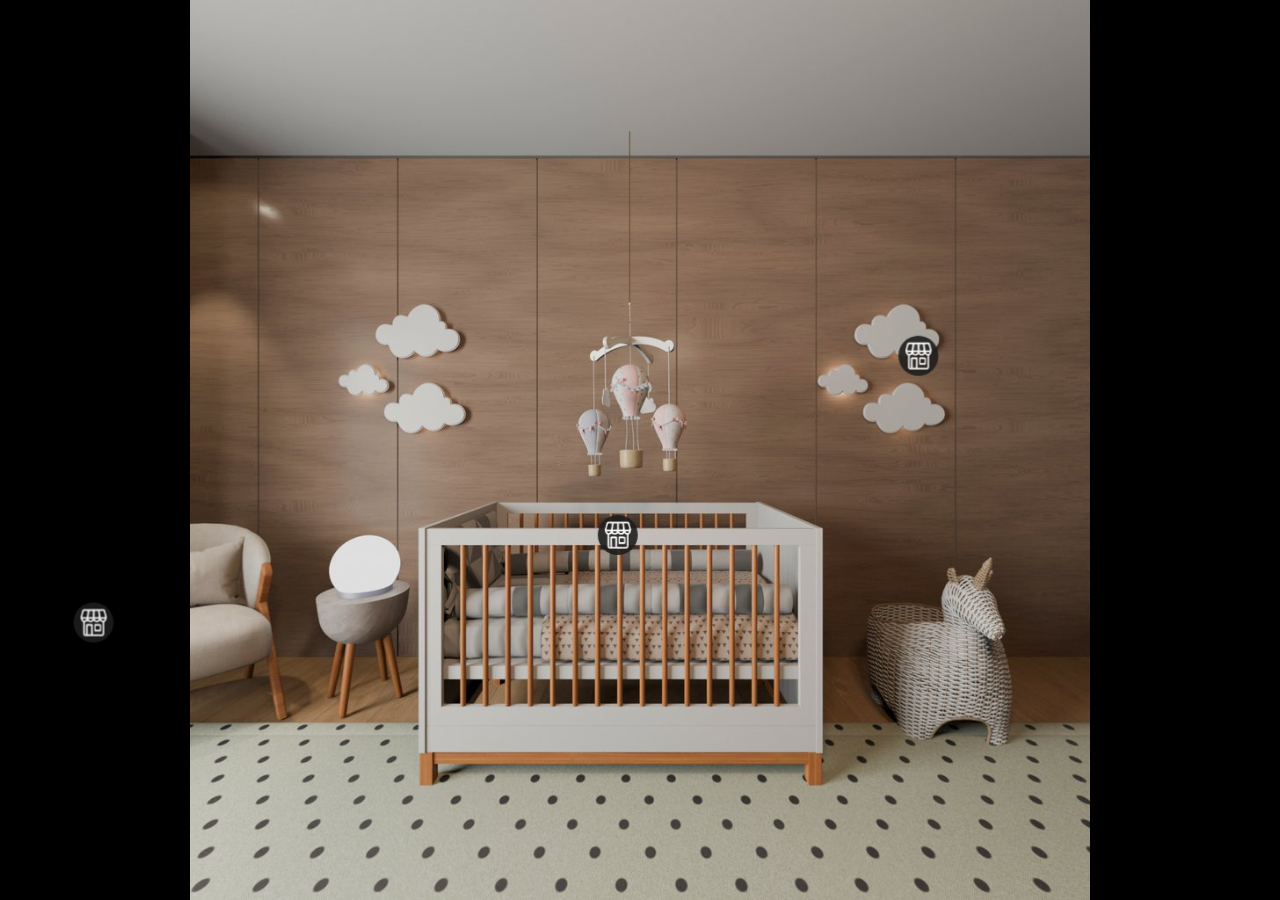
<file: Metazone_registry/app-files/index.html>
<!DOCTYPE html>
<html>
<head>
<title>Baby_room</title>
<meta charset="utf-8">
<meta name="viewport" content="target-densitydpi=device-dpi, width=device-width, initial-scale=1.0, maximum-scale=1.0, minimum-scale=1.0, user-scalable=no, minimal-ui" />
<style> @-ms-viewport { width: device-width; } </style>
<link rel="stylesheet" href="vendor/reset.min.css">
<link rel="stylesheet" href="style.css">
</head>
<body class="single-scene ">

<div id="pano"></div>

<div id="sceneList">
  <ul class="scenes">
    
      <a href="javascript:void(0)" class="scene" data-id="0-metazone_edited">
        <li class="text">Metazone_edited</li>
      </a>
    
  </ul>
</div>

<div id="titleBar">
  <h1 class="sceneName"></h1>
</div>

<a href="javascript:void(0)" id="autorotateToggle">
  <img class="icon off" src="img/play.png">
  <img class="icon on" src="img/pause.png">
</a>

<a href="javascript:void(0)" id="fullscreenToggle">
  <img class="icon off" src="img/fullscreen.png">
  <img class="icon on" src="img/windowed.png">
</a>

<a href="javascript:void(0)" id="sceneListToggle">
  <img class="icon off" src="img/expand.png">
  <img class="icon on" src="img/collapse.png">
</a>

<a href="javascript:void(0)" id="viewUp" class="viewControlButton viewControlButton-1">
  <img class="icon" src="img/up.png">
</a>
<a href="javascript:void(0)" id="viewDown" class="viewControlButton viewControlButton-2">
  <img class="icon" src="img/down.png">
</a>
<a href="javascript:void(0)" id="viewLeft" class="viewControlButton viewControlButton-3">
  <img class="icon" src="img/left.png">
</a>
<a href="javascript:void(0)" id="viewRight" class="viewControlButton viewControlButton-4">
  <img class="icon" src="img/right.png">
</a>
<a href="javascript:void(0)" id="viewIn" class="viewControlButton viewControlButton-5">
  <img class="icon" src="img/plus.png">
</a>
<a href="javascript:void(0)" id="viewOut" class="viewControlButton viewControlButton-6">
  <img class="icon" src="img/minus.png">
</a>

<script src="vendor/screenfull.min.js" ></script>
<script src="vendor/bowser.min.js" ></script>
<script src="vendor/marzipano.js" ></script>

<script src="data.js"></script>
<script src="index.js"></script>

</body>
</html>
</file>
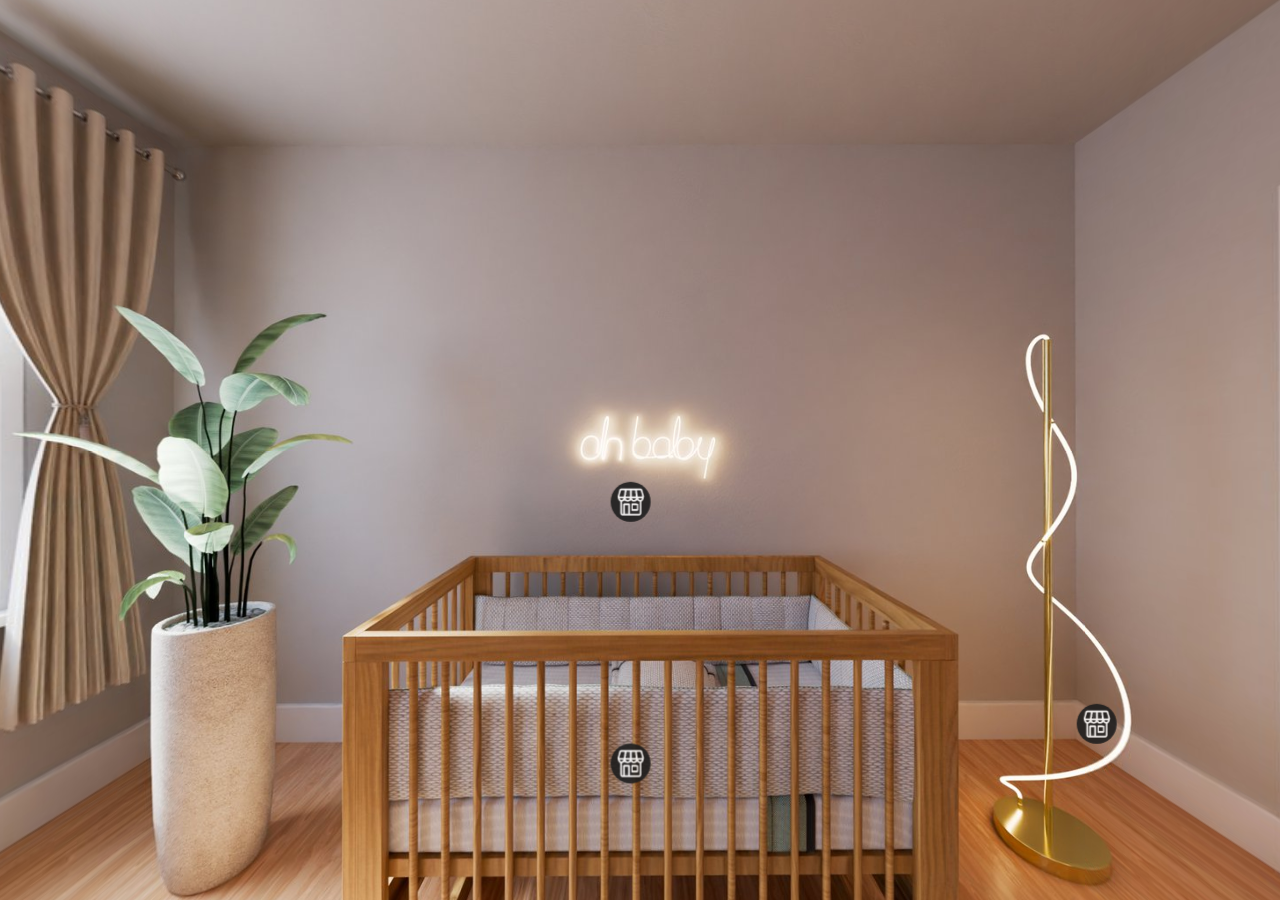
<file: Metazone_registry2/app-files/index.html>
<!DOCTYPE html>
<html>
<head>
<title>Project Title</title>
<meta charset="utf-8">
<meta name="viewport" content="target-densitydpi=device-dpi, width=device-width, initial-scale=1.0, maximum-scale=1.0, minimum-scale=1.0, user-scalable=no, minimal-ui" />
<style> @-ms-viewport { width: device-width; } </style>
<link rel="stylesheet" href="vendor/reset.min.css">
<link rel="stylesheet" href="style.css">
</head>
<body class="single-scene ">

<div id="pano"></div>

<div id="sceneList">
  <ul class="scenes">
    
      <a href="javascript:void(0)" class="scene" data-id="0-metazone_edited2">
        <li class="text">Metazone_edited2</li>
      </a>
    
  </ul>
</div>

<div id="titleBar">
  <h1 class="sceneName"></h1>
</div>

<a href="javascript:void(0)" id="autorotateToggle">
  <img class="icon off" src="img/play.png">
  <img class="icon on" src="img/pause.png">
</a>

<a href="javascript:void(0)" id="fullscreenToggle">
  <img class="icon off" src="img/fullscreen.png">
  <img class="icon on" src="img/windowed.png">
</a>

<a href="javascript:void(0)" id="sceneListToggle">
  <img class="icon off" src="img/expand.png">
  <img class="icon on" src="img/collapse.png">
</a>

<a href="javascript:void(0)" id="viewUp" class="viewControlButton viewControlButton-1">
  <img class="icon" src="img/up.png">
</a>
<a href="javascript:void(0)" id="viewDown" class="viewControlButton viewControlButton-2">
  <img class="icon" src="img/down.png">
</a>
<a href="javascript:void(0)" id="viewLeft" class="viewControlButton viewControlButton-3">
  <img class="icon" src="img/left.png">
</a>
<a href="javascript:void(0)" id="viewRight" class="viewControlButton viewControlButton-4">
  <img class="icon" src="img/right.png">
</a>
<a href="javascript:void(0)" id="viewIn" class="viewControlButton viewControlButton-5">
  <img class="icon" src="img/plus.png">
</a>
<a href="javascript:void(0)" id="viewOut" class="viewControlButton viewControlButton-6">
  <img class="icon" src="img/minus.png">
</a>

<script src="vendor/screenfull.min.js" ></script>
<script src="vendor/bowser.min.js" ></script>
<script src="vendor/marzipano.js" ></script>

<script src="data.js"></script>
<script src="index.js"></script>

</body>
</html>
</file>
<file: Metazone_registry/app-files/style.css>
* {
  -webkit-box-sizing: border-box;
  -moz-box-sizing: border-box;
  box-sizing: border-box;
  -moz-user-select: none;
  -webkit-user-select: none;
  -ms-user-select: none;
  user-select: none;
  -ms-text-size-adjust: none;
  -moz-text-size-adjust: none;
  -webkit-text-size-adjust: none;
  text-size-adjust: none;
  -webkit-user-drag: none;
  -webkit-touch-callout: none;
  -ms-content-zooming: none;
  -webkit-tap-highlight-color: rgba(0,0,0,0);
}

html, body {
  width: 100%;
  height: 100%;
  padding: 0;
  margin: 0;
  overflow: hidden;
  font-family: "Helvetica Neue", Helvetica, Arial, sans-serif;
  font-size: 16px;
  background-color: #000;
  color: #fff;
}

a, a:hover, a:active, a:visited {
  text-decoration: none;
  color: inherit;
}

#pano {
  position: absolute;
  top: 0;
  left: 0;
  width: 100%;
  height: 100%;
  overflow: hidden;
}

#titleBar {
  position: absolute;
  top: 20;
  left: 20;
  right: 40px;
  height: 40px;
  text-align: center;
}

.mobile #titleBar {
  height: 50px;
  right: 50px;
}

/* If there is a fullscreen button the title bar must make space for it */
body.fullscreen-enabled #titleBar {
  right: 80px;
}

body.fullscreen-enabled.mobile #titleBar {
  right: 100px;
}

/* If there are multiple scenes the title bar must make space for the scene list toggle */
body.multiple-scenes #titleBar {
  left: 40px;
}

body.multiple-scenes.mobile #titleBar {
  left: 50px;
}

#titleBar .sceneName {
  width: 100%;
  height: 100%;
  line-height: 30px;
  display: none;
  padding: 5px;
  background-color: rgba(255, 255, 255, 0);
  background-color: rgba(255, 255, 255, 0);
  overflow: hidden;
  text-overflow: ellipsis;
  white-space: nowrap;

  -moz-user-select: text;
  -webkit-user-select: text;
  -ms-user-select: text;
  user-select: text;
}

.mobile #titleBar .sceneName {
  line-height: 40px;
  display: none;
}

#fullscreenToggle {
  display: none;
  position: absolute;
  top: 0;
  right: 0;
  width: 40px;
  height: 40px;
  padding: 5px;
  background-color: rgba(255, 255, 255, 0);
  background-color: rgba(255, 255, 255, 0);
}

.mobile #fullscreenToggle {
  width: 50px;
  height: 50px;
}

body.fullscreen-enabled #fullscreenToggle {
  display: block;
}

#fullscreenToggle .icon {
  position: absolute;
  top: 5px;
  right: 5px;
  width: 30px;
  height: 30px;
}

.mobile #fullscreenToggle .icon {
  top: 10px;
  right: 10px;
}

#fullscreenToggle .icon.on {
  display: none;
}

#fullscreenToggle .icon.off {
  display: block;
}

#fullscreenToggle.enabled .icon.on {
  display: block;
}

#fullscreenToggle.enabled .icon.off {
  display: none;
}

#autorotateToggle {
  display: none;
  position: absolute;
  top: 0;
  right: 0;
  width: 40px;
  height: 40px;
  padding: 5px;
  background-color: rgba(255, 255, 255, 0);
  background-color: rgba(255, 255, 255, 0);
}

.mobile #autorotateToggle {
  width: 50px;
  height: 50px;
}

/* If there is a fullscreen button, autorotate must placed a bit to the left */
body.fullscreen-enabled #autorotateToggle {
  right: 40px;
}

body.fullscreen-enabled.mobile #autorotateToggle {
  right: 50px;
}

#autorotateToggle .icon {
  position: absolute;
  top: 5px;
  right: 5px;
  width: 30px;
  height: 30px;
}

.mobile #autorotateToggle .icon {
  top: 10px;
  right: 10px;
}

#autorotateToggle .icon.on {
  display: none;
}

#autorotateToggle .icon.off {
  display: block;
}

#autorotateToggle.enabled .icon.on {
  display: block;
}

#autorotateToggle.enabled .icon.off {
  display: none;
}

#sceneListToggle {
  position: absolute;
  top: 0;
  left: 0;
  width: 40px;
  height: 40px;
  padding: 5px;
  background-color: rgba(255, 255, 255, 0);
  background-color: rgba(255, 255, 255, 0);
}

.mobile #sceneListToggle {
  width: 50px;
  height: 50px;
}

#sceneListToggle .text {
  position: absolute;
  top: 5px;
  left: 15px;
  width: 100%;
  line-height: 30px;
}

#sceneListToggle .icon {
  position: absolute;
  top: 5px;
  right: 5px;
  width: 30px;
  height: 30px;
}

.mobile #sceneListToggle .icon {
  top: 10px;
  right: 10px;
}

#sceneListToggle .icon.on {
  display: none;
}

#sceneListToggle .icon.off {
  display: block;
}

#sceneListToggle.enabled .icon.on {
  display: block;
}

#sceneListToggle.enabled .icon.off {
  display: none;
}

#sceneList {
  position: absolute;
  top: 0;
  left: -220px;
  padding-top: 40px;
  width: 220px;
  max-height: 100%;
  overflow-x: hidden;
  overflow-y: auto;
  margin-left: 0;
  -webkit-transition: margin-left 0.5s ease-in-out;
  transition: margin-left 0.5s ease-in-out;
}

.mobile #sceneList {
  padding-top: 50px;
}

#sceneList .scenes {
  width: 100%;
  background-color: rgba(255, 255, 255, 0);
  background-color: rgba(255, 255, 255, 0);
}

.mobile #sceneList {
  width: 100%;
  height: 100%;
  left: -100%;
}

.mobile #sceneList.enabled {
  margin-left: 100%;
}

.mobile #sceneList .scenes {
  height: 100%;
}

#sceneList.enabled {
  margin-left: 220px;
}

#sceneList .scene {
  display: block;
  width: 100%;
  height: 30px;
}

.mobile #sceneList .scene {
  height: 40px;
}

#sceneList .scene .text {
  width: 100%;
  height: 100%;
  padding: 0 15px;
  line-height: 30px;
  overflow: hidden;
  text-overflow: ellipsis;
  white-space: nowrap;
}

.mobile #sceneList .scene .text {
  line-height: 40px;
}

.no-touch #sceneList .scene:hover {
  background-color: rgba(255, 255, 255, 0);
  background-color: rgba(255, 255, 255, 0);
}

#sceneList .scene.current {
  background-color: rgba(255, 255, 255, 0);
  background-color: rgba(255, 255, 255, 0);
}

/* Hide scene list when only a single scene exists */
body.single-scene #sceneList, body.single-scene #sceneListToggle {
  display: none;
}

/* Link hotspot */

.link-hotspot {
  width: 60px;
  height: 60px;
  margin-left: -30px;
  margin-top: -30px;
  opacity: 0.9;
  -webkit-transition: opacity 0.2s;
  transition: opacity 0.2s;
}

.no-touch .link-hotspot:hover {
  opacity: 1;
}

.mobile .link-hotspot {
  width: 70px;
  height: 70px;
}

.link-hotspot-icon {
  width: 100%;
  height: 100%;
  cursor: pointer;
}

.link-hotspot-tooltip {
  position: absolute;
  left: 100%;
  top: 14px; /* ( 60 - (16 + 2*8) ) / 2 */

  margin-left: 3px;

  font-size: 16px;

  max-width: 300px;

  padding: 8px 10px;

  border-radius: 5px;

  background-color: rgba(255, 255, 255, 0);
  background-color: rgba(255, 255, 255, 0);

  color: #fff;

  white-space: nowrap;
  text-overflow: ellipsis;
  overflow: hidden;

  cursor: pointer;

  opacity: 0;

  -ms-transform: translateX(-8px);
  -webkit-transform: translateX(-8px);
  transform: translateX(-8px);

  -webkit-transition: -ms-transform 0.3s,
                      -webkit-transform 0.3s,
                      transform 0.3s,
                      opacity 0.3s;
  transition: -ms-transform 0.3s,
              -webkit-transform 0.3s,
              transform 0.3s,
              opacity 0.3s;
}

.mobile .link-hotspot {
  top: 19px; /* ( 70 - (16 + 2*8) ) / 2 */
}

.no-touch .link-hotspot:hover .link-hotspot-tooltip {
  opacity: 1;
  -ms-transform: translateX(0);
  -webkit-transform: translateX(0);
  transform: translateX(0);
}

/* Prevent tooltip from triggering */
.link-hotspot-tooltip {
  pointer-events: none;
}
.no-touch .link-hotspot:hover .link-hotspot-tooltip {
  pointer-events: all;
}

/* Fallback mode without pointer-events (IE8-10) */
.tooltip-fallback .link-hotspot-tooltip {
  display: none;
}
.no-touch .tooltip-fallback .link-hotspot:hover .link-hotspot-tooltip {
  display: block;
}

/* Info hotspot */

.info-hotspot {
  line-height: 1.2em;
  opacity: 0.9;
  -webkit-transition: opacity 0.2s 0.2s;
  transition: opacity 0.2s 0.2s;
}

.no-touch .info-hotspot:hover {
  opacity: 1;
  -webkit-transition: opacity 0.2s;
  transition: opacity 0.2s;
}

.info-hotspot.visible {
  opacity: 1;
}

.info-hotspot .info-hotspot-header {
  width: 40px;
  height: 40px;
  border-radius: 20px;
  background-color: rgb(30, 30, 30);
  cursor: pointer;
  -webkit-transition: width 0.3s ease-in-out 0.5s,
                      border-radius 0.3s ease-in-out 0.5s;
  transition: width 0.3s ease-in-out 0.5s,
              border-radius 0.3s ease-in-out 0.5s;
}

.mobile .info-hotspot .info-hotspot-header {
  width: 50px;
  height: 50px;
  border-radius: 25px;
}

.desktop.no-touch .info-hotspot .info-hotspot-header:hover {
  width: 260px;
  border-radius: 5px;
  -webkit-transition: width 0.3s ease-in-out,
                      border-radius 0.3s ease-in-out;
  transition: width 0.3s ease-in-out,
              border-radius 0.3s ease-in-out;
}

.desktop .info-hotspot.visible .info-hotspot-header,
.desktop.no-touch .info-hotspot.visible .info-hotspot-header:hover {
  width: 260px;
  border-radius: 5px;
  border-top-right-radius: 0;
  border-bottom-right-radius: 0;
  border-bottom-left-radius: 0;
  -webkit-transition: width 0.3s ease-in-out,
                      border-radius 0.3s ease-in-out;
  transition: width 0.3s ease-in-out,
              border-radius 0.3s ease-in-out;
}

.info-hotspot .info-hotspot-icon-wrapper {
  width: 40px;
  height: 40px;
}

.mobile .info-hotspot .info-hotspot-icon-wrapper {
  width: 50px;
  height: 50px;
}

.info-hotspot .info-hotspot-icon {
  width: 90%;
  height: 90%;
  margin: 5%;
}

.info-hotspot .info-hotspot-title-wrapper {
  position: absolute;
  left: 40px;
  top: 0;
  width: 0;
  height: 40px;
  padding: 0;
  overflow: hidden;
  -webkit-transition: width 0s 0.4s,
                      padding 0s 0.4s;
  transition: width 0s 0.4s,
              padding 0s 0.4s;
}

.desktop .info-hotspot.visible .info-hotspot-title-wrapper,
.desktop.no-touch .info-hotspot .info-hotspot-header:hover .info-hotspot-title-wrapper {
  width: 220px;
  padding: 0 5px;
  -webkit-transition: width 0s 0.4s,
                      padding 0s 0.4s;
  transition: width 0s 0.4s,
              padding 0s 0.4s;
}

.info-hotspot .info-hotspot-title-wrapper:before {
  content: '';
  display: inline-block;
  vertical-align: middle;
  height: 100%;
}

.info-hotspot .info-hotspot-title {
  display: inline-block;
  vertical-align: middle;

  -moz-user-select: text;
  -webkit-user-select: text;
  -ms-user-select: text;
  user-select: text;
}

.info-hotspot .info-hotspot-close-wrapper {
  position: absolute;
  left: 260px;
  top: 0;
  height: 40px;
  width: 40px;
  border-top-right-radius: 5px;
  background-color: #dca54a;
  visibility: hidden;
  -ms-transform: perspective(200px) rotateY(90deg);
  -webkit-transform: perspective(200px) rotateY(90deg);
  transform: perspective(200px) rotateY(90deg);
  -ms-transform-origin: 0 50% 0;
  -webkit-transform-origin: 0 50% 0;
  transform-origin: 0 50% 0;
  -webkit-transition: -ms-transform 0.3s 0.3s,
                      -webkit-transform 0.3s 0.3s,
                      transform 0.3s 0.3s,
                      visibility 0s 0.6s;
  transition: -ms-transform 0.3s 0.3s,
              -webkit-transform 0.3s 0.3s,
              transform 0.3s 0.3s,
              visibility 0s 0.6s;
}

.desktop .info-hotspot.visible .info-hotspot-close-wrapper {
  visibility: visible;
  -ms-transform: perspective(200px) rotateY(0deg);
  -webkit-transform: perspective(200px) rotateY(0deg);
  transform: perspective(200px) rotateY(0deg);
  -webkit-transition: -ms-transform 0.3s,
                      -webkit-transform 0.3s,
                      transform 0.3s,
                      visibility 0s 0s;
  transition: -ms-transform 0.3s,
              -webkit-transform 0.3s,
              transform 0.3s,
              visibility 0s 0s;
}

.info-hotspot .info-hotspot-close-icon {
  width: 70%;
  height: 70%;
  margin: 15%;
}

.info-hotspot .info-hotspot-text {
  position: absolute;
  width: 300px;
  height: auto;
  max-height: 200px;
  top: 40px;
  left: 0;
  padding: 10px;
  background-color: rgba(30, 30, 30, 0.8);
  border-bottom-right-radius: 5px;
  border-bottom-left-radius: 5px;
  color: #dca54a; /* Traditional link blue */
  text-decoration: none; /* Underline to signify it's a link */
  cursor: pointer; /* Changes the cursor on hover to indicate a link */
  transition: color 0.3s ease; /* Smooth transition for color change */
  overflow-y: auto;
  visibility: hidden;
  /* rotate(90deg) causes transition flicker on Firefox 58 */
  -ms-transform: perspective(200px) rotateX(-89.999deg);
  -webkit-transform: perspective(200px) rotateX(-89.999deg);
  transform: perspective(200px) rotateX(-89.999deg);
  -ms-transform-origin: 50% 0 0;
  -webkit-transform-origin: 50% 0 0;
  transform-origin: 50% 0 0;
  -webkit-transition: -ms-transform 0.3s,
                      -webkit-transform 0.3s,
                      transform 0.3s,
                      visibility 0s 0.3s;
  transition: -ms-transform 0.3s,
              -webkit-transform 0.3s,
              transform 0.3s,
              visibility 0s 0.3s;

  -moz-user-select: text;
  -webkit-user-select: text;
  -ms-user-select: text;
  user-select: text;
}

.desktop .info-hotspot.visible .info-hotspot-text {
  visibility: visible;
  -ms-transform: perspective(200px) rotateX(0deg);
  -webkit-transform: perspective(200px) rotateX(0deg);
  transform: perspective(200px) rotateX(0deg);
  -webkit-transition: -ms-transform 0.3s 0.3s,
                      -webkit-transform 0.3s 0.3s,
                      transform 0.3s 0.3s,
                      visibility 0s 0s;
  transition: -ms-transform 0.3s 0.3s,
              -webkit-transform 0.3s 0.3s,
              transform 0.3s 0.3s,
              visibility 0s 0s;
}

/* Info hotspot modal */

.desktop .info-hotspot-modal {
  display: none;
}

.info-hotspot-modal {
  top: 0;
  left: 0;
  position: absolute;
  width: 100%;
  height: 100%;
  overflow: hidden;
  z-index: 11000 !important;
  background-color: rgba(0,0,0,.5);
  line-height: 1.2em;
  opacity: 0;
  visibility: hidden;
  -webkit-transition: opacity 0.2s ease-in-out 0.5s,
                      visibility 0s 0.7s;
  transition: opacity 0.2s ease-in-out 0.5s,
              visibility 0s 0.7s;
}

.info-hotspot-modal.visible {
  opacity: 1;
  visibility: visible;
  -webkit-transition: opacity 0.2s ease-in-out,
                      visibility 0s 0s;
  transition: opacity 0.2s ease-in-out,
              visibility 0s 0s;
}

.info-hotspot-modal .info-hotspot-header {
  position: absolute;
  top: 340px;
  left: 10px;
  right: 10px;
  width: auto;
  height: 50px;
  background-color: rgb(30, 30, 30);
  background-color: rgb(30, 30, 30);
  opacity: 0;
  -webkit-transition: opacity 0.3s ease-in-out 0.2s;
  transition: opacity 0.3s ease-in-out 0.2s;
}

.info-hotspot-modal.visible .info-hotspot-header {
  opacity: 1;
  -webkit-transition: opacity 0.3s ease-in-out 0.2s;
  transition: opacity 0.3s ease-in-out 0.2s;
}

.info-hotspot-modal .info-hotspot-icon-wrapper {
  width: 50px;
  height: 50px;
}

.info-hotspot-modal .info-hotspot-icon {
  width: 90%;
  height: 90%;
  margin: 5%;
}

.info-hotspot-modal .info-hotspot-title-wrapper {
  position: absolute;
  top: 0;
  left: 50px;
  right: 50px;
  width: auto;
  height: 50px;
  padding: 0 10px;
}

.info-hotspot-modal .info-hotspot-title-wrapper:before {
  content: '';
  display: inline-block;
  vertical-align: middle;
  height: 100%;
}

.info-hotspot-modal .info-hotspot-title {
  display: inline-block;
  vertical-align: middle;

  -moz-user-select: text;
  -webkit-user-select: text;
  -ms-user-select: text;
  user-select: text;
}

.info-hotspot-modal .info-hotspot-close-wrapper {
  position: absolute;
  top: 0;
  right: 0;
  width: 50px;
  height: 50px;
  background-color: #dca54a;
  cursor: pointer;
}

.info-hotspot-modal .info-hotspot-close-icon {
  width: 70%;
  height: 70%;
  margin: 15%;
}

.info-hotspot-modal .info-hotspot-text {
  position: absolute;
  top: 390px;
  bottom: auto;
  left: 10px;
  right: 10px;
  padding: 10px;
  color: #dca54a; /* Traditional link blue */
  text-decoration: none; /* Underline to signify it's a link */
  cursor: pointer; /* Changes the cursor on hover to indicate a link */
  transition: color 0.3s ease; /* Smooth transition for color change */
  background-color: rgb(30, 30, 30);
  background-color: rgba(30, 30, 30, 0.8);
  overflow-y: auto;
  opacity: 0;
  -webkit-transition: opacity 0.3s ease-in-out;
  transition: opacity 0.3s ease-in-out;

  -moz-user-select: text;
  -webkit-user-select: text;
  -ms-user-select: text;
  user-select: text;
}

.info-hotspot-modal.visible .info-hotspot-text {
  opacity: 1;
  -webkit-transition: opacity 0.3s ease-in-out 0.4s;
  transition: opacity 0.3s ease-in-out 0.4s;
}

/* View control buttons */

.viewControlButton {
  display: none;
  position: absolute;
  bottom: 0;
  left: 50%;
  width: 40px;
  height: 40px;
  padding: 5px;
  background-color: rgb(103,115,131);
  background-color: rgba(103,115,131,0.8);
}

body.view-control-buttons .viewControlButton {
  display: block;
}

/* Hide controls when width is too small */
@media (max-width: 600px) {
  body.view-control-buttons .viewControlButton {
    display: none;
  }
}

.viewControlButton .icon {
  position: absolute;
  top: 5px;
  right: 5px;
  width: 30px;
  height: 30px;
}

/* Center is at margin-left: -20px */
.viewControlButton-1 {
  margin-left: -145px;
}
.viewControlButton-2 {
  margin-left: -95px;
}
.viewControlButton-3 {
  margin-left: -45px;
}
.viewControlButton-4 {
  margin-left: 5px;
}
.viewControlButton-5 {
  margin-left: 55px;
}
.viewControlButton-6 {
  margin-left: 105px;
}

/* Style for the registry title */
.registry-title {
  font-size: 2em;
  font-weight: bold;
  margin-bottom: 20px;
  text-align: center;
}

/* Style for the delete button */
.delete-registry-button {
  background-color: #deae5b;
  color: white;
  padding: 10px 20px;
  border: none;
  cursor: pointer;
  margin-bottom: 20px;
  display: block;
  margin: 0 auto;
}

.delete-registry-button:hover {
  background-color: #c9302c;
}

.info-hotspot-close-wrapper:hover {
  background-color: #AAD338;
}

/* Style for the registry items grid */
.registry-item-grid {
  list-style: none;
  padding: 0;
  display: grid;
  grid-template-columns: repeat(auto-fill, minmax(300px, 1fr));
  gap: 20px;
}

/* Style for each registry item */
.registry-item {
  background: white;
  border: 1px solid #ddd;
  border-radius: 5px;
  overflow: hidden;
  box-shadow: 0 2px 4px rgba(0,0,0,0.1);
}

/* Style for the content of each registry item */
.registry-item-content {
  display: flex;
  flex-direction: column;
}

/* Style for the image */
.registry-item-image {
  width: 100%;
  height: auto;
}

/* Style for the details */
.registry-item-details {
  padding: 15px;
  text-align: left;
}

/* Style for the title */
.registry-item-title {
  font-size: 1.25em;
  margin: 0 0 10px;
}

/* Style for the excerpt */
.registry-item-excerpt {
  font-size: 1em;
  color: #666;
  margin: 0 0 10px;
}

/* Style for the price */
.registry-item-price {
  font-size: 1.25em;
  color: #333;
  margin: 0 0 10px;
}

/* Style for the needed quantity */
.registry-item-needed {
  font-size: 1em;
  color: #a86c6c;
  margin: 0 0 20px;
}

/* Style for the form */
.registry-item-form {
  display: flex;
  gap: 10px;
  align-items: center;
}

/* Style for the input */
.registry-item-input {
  flex: 1;
  padding: 8px;
  font-size: 1em;
  border: 1px solid #ddd;
  border-radius: 5px;
}

/* Style for the button */
.registry-item-button {
  padding: 8px 16px;
  font-size: 1em;
  border: none;
  background-color: #b79b52;
  color: white;
  cursor: pointer;
  border-radius: 5px;
}

.registry-item-button:hover {
  background-color: #4cae4c;
}

/* Style for the external link */
.registry-item-external-link {
  display: block;
  margin-top: 10px;
  color: #deae5b;
  text-decoration: none;
}

.registry-item-external-link:hover {
  color: #75de5b;
}
</file>
<file: Metazone_registry2/app-files/style.css>
* {
  -webkit-box-sizing: border-box;
  -moz-box-sizing: border-box;
  box-sizing: border-box;
  -moz-user-select: none;
  -webkit-user-select: none;
  -ms-user-select: none;
  user-select: none;
  -ms-text-size-adjust: none;
  -moz-text-size-adjust: none;
  -webkit-text-size-adjust: none;
  text-size-adjust: none;
  -webkit-user-drag: none;
  -webkit-touch-callout: none;
  -ms-content-zooming: none;
  -webkit-tap-highlight-color: rgba(0,0,0,0);
}

html, body {
  width: 100%;
  height: 100%;
  padding: 0;
  margin: 0;
  overflow: hidden;
  font-family: "Helvetica Neue", Helvetica, Arial, sans-serif;
  font-size: 16px;
  background-color: #000;
  color: #fff;
}

a, a:hover, a:active, a:visited {
  text-decoration: none;
  color: inherit;
}

#pano {
  position: absolute;
  top: 0;
  left: 0;
  width: 100%;
  height: 100%;
  overflow: hidden;
}

#titleBar {
  position: absolute;
  top: 20;
  left: 20;
  right: 40px;
  height: 40px;
  text-align: center;
}

.mobile #titleBar {
  height: 50px;
  right: 50px;
}

/* If there is a fullscreen button the title bar must make space for it */
body.fullscreen-enabled #titleBar {
  right: 80px;
}

body.fullscreen-enabled.mobile #titleBar {
  right: 100px;
}

/* If there are multiple scenes the title bar must make space for the scene list toggle */
body.multiple-scenes #titleBar {
  left: 40px;
}

body.multiple-scenes.mobile #titleBar {
  left: 50px;
}

#titleBar .sceneName {
  width: 100%;
  height: 100%;
  line-height: 30px;
  display: none;
  padding: 5px;
  background-color: rgba(255, 255, 255, 0);
  background-color: rgba(255, 255, 255, 0);
  overflow: hidden;
  text-overflow: ellipsis;
  white-space: nowrap;

  -moz-user-select: text;
  -webkit-user-select: text;
  -ms-user-select: text;
  user-select: text;
}

.mobile #titleBar .sceneName {
  line-height: 40px;
  display: none;
}

#fullscreenToggle {
  display: none;
  position: absolute;
  top: 0;
  right: 0;
  width: 40px;
  height: 40px;
  padding: 5px;
  background-color: rgba(255, 255, 255, 0);
  background-color: rgba(255, 255, 255, 0);
}

.mobile #fullscreenToggle {
  width: 50px;
  height: 50px;
}

body.fullscreen-enabled #fullscreenToggle {
  display: block;
}

#fullscreenToggle .icon {
  position: absolute;
  top: 5px;
  right: 5px;
  width: 30px;
  height: 30px;
}

.mobile #fullscreenToggle .icon {
  top: 10px;
  right: 10px;
}

#fullscreenToggle .icon.on {
  display: none;
}

#fullscreenToggle .icon.off {
  display: block;
}

#fullscreenToggle.enabled .icon.on {
  display: block;
}

#fullscreenToggle.enabled .icon.off {
  display: none;
}

#autorotateToggle {
  display: none;
  position: absolute;
  top: 0;
  right: 0;
  width: 40px;
  height: 40px;
  padding: 5px;
  background-color: rgba(255, 255, 255, 0);
  background-color: rgba(255, 255, 255, 0);
}

.mobile #autorotateToggle {
  width: 50px;
  height: 50px;
}

/* If there is a fullscreen button, autorotate must placed a bit to the left */
body.fullscreen-enabled #autorotateToggle {
  right: 40px;
}

body.fullscreen-enabled.mobile #autorotateToggle {
  right: 50px;
}

#autorotateToggle .icon {
  position: absolute;
  top: 5px;
  right: 5px;
  width: 30px;
  height: 30px;
}

.mobile #autorotateToggle .icon {
  top: 10px;
  right: 10px;
}

#autorotateToggle .icon.on {
  display: none;
}

#autorotateToggle .icon.off {
  display: block;
}

#autorotateToggle.enabled .icon.on {
  display: block;
}

#autorotateToggle.enabled .icon.off {
  display: none;
}

#sceneListToggle {
  position: absolute;
  top: 0;
  left: 0;
  width: 40px;
  height: 40px;
  padding: 5px;
  background-color: rgba(255, 255, 255, 0);
  background-color: rgba(255, 255, 255, 0);
}

.mobile #sceneListToggle {
  width: 50px;
  height: 50px;
}

#sceneListToggle .text {
  position: absolute;
  top: 5px;
  left: 15px;
  width: 100%;
  line-height: 30px;
}

#sceneListToggle .icon {
  position: absolute;
  top: 5px;
  right: 5px;
  width: 30px;
  height: 30px;
}

.mobile #sceneListToggle .icon {
  top: 10px;
  right: 10px;
}

#sceneListToggle .icon.on {
  display: none;
}

#sceneListToggle .icon.off {
  display: block;
}

#sceneListToggle.enabled .icon.on {
  display: block;
}

#sceneListToggle.enabled .icon.off {
  display: none;
}

#sceneList {
  position: absolute;
  top: 0;
  left: -220px;
  padding-top: 40px;
  width: 220px;
  max-height: 100%;
  overflow-x: hidden;
  overflow-y: auto;
  margin-left: 0;
  -webkit-transition: margin-left 0.5s ease-in-out;
  transition: margin-left 0.5s ease-in-out;
}

.mobile #sceneList {
  padding-top: 50px;
}

#sceneList .scenes {
  width: 100%;
  background-color: rgba(255, 255, 255, 0);
  background-color: rgba(255, 255, 255, 0);
}

.mobile #sceneList {
  width: 100%;
  height: 100%;
  left: -100%;
}

.mobile #sceneList.enabled {
  margin-left: 100%;
}

.mobile #sceneList .scenes {
  height: 100%;
}

#sceneList.enabled {
  margin-left: 220px;
}

#sceneList .scene {
  display: block;
  width: 100%;
  height: 30px;
}

.mobile #sceneList .scene {
  height: 40px;
}

#sceneList .scene .text {
  width: 100%;
  height: 100%;
  padding: 0 15px;
  line-height: 30px;
  overflow: hidden;
  text-overflow: ellipsis;
  white-space: nowrap;
}

.mobile #sceneList .scene .text {
  line-height: 40px;
}

.no-touch #sceneList .scene:hover {
  background-color: rgba(255, 255, 255, 0);
  background-color: rgba(255, 255, 255, 0);
}

#sceneList .scene.current {
  background-color: rgba(255, 255, 255, 0);
  background-color: rgba(255, 255, 255, 0);
}

/* Hide scene list when only a single scene exists */
body.single-scene #sceneList, body.single-scene #sceneListToggle {
  display: none;
}

/* Link hotspot */

.link-hotspot {
  width: 60px;
  height: 60px;
  margin-left: -30px;
  margin-top: -30px;
  opacity: 0.9;
  -webkit-transition: opacity 0.2s;
  transition: opacity 0.2s;
}

.no-touch .link-hotspot:hover {
  opacity: 1;
}

.mobile .link-hotspot {
  width: 70px;
  height: 70px;
}

.link-hotspot-icon {
  width: 100%;
  height: 100%;
  cursor: pointer;
}

.link-hotspot-tooltip {
  position: absolute;
  left: 100%;
  top: 14px; /* ( 60 - (16 + 2*8) ) / 2 */

  margin-left: 3px;

  font-size: 16px;

  max-width: 300px;

  padding: 8px 10px;

  border-radius: 5px;

  background-color: rgba(255, 255, 255, 0);
  background-color: rgba(255, 255, 255, 0);

  color: #fff;

  white-space: nowrap;
  text-overflow: ellipsis;
  overflow: hidden;

  cursor: pointer;

  opacity: 0;

  -ms-transform: translateX(-8px);
  -webkit-transform: translateX(-8px);
  transform: translateX(-8px);

  -webkit-transition: -ms-transform 0.3s,
                      -webkit-transform 0.3s,
                      transform 0.3s,
                      opacity 0.3s;
  transition: -ms-transform 0.3s,
              -webkit-transform 0.3s,
              transform 0.3s,
              opacity 0.3s;
}

.mobile .link-hotspot {
  top: 19px; /* ( 70 - (16 + 2*8) ) / 2 */
}

.no-touch .link-hotspot:hover .link-hotspot-tooltip {
  opacity: 1;
  -ms-transform: translateX(0);
  -webkit-transform: translateX(0);
  transform: translateX(0);
}

/* Prevent tooltip from triggering */
.link-hotspot-tooltip {
  pointer-events: none;
}
.no-touch .link-hotspot:hover .link-hotspot-tooltip {
  pointer-events: all;
}

/* Fallback mode without pointer-events (IE8-10) */
.tooltip-fallback .link-hotspot-tooltip {
  display: none;
}
.no-touch .tooltip-fallback .link-hotspot:hover .link-hotspot-tooltip {
  display: block;
}

/* Info hotspot */

.info-hotspot {
  line-height: 1.2em;
  opacity: 0.9;
  -webkit-transition: opacity 0.2s 0.2s;
  transition: opacity 0.2s 0.2s;
}

.no-touch .info-hotspot:hover {
  opacity: 1;
  -webkit-transition: opacity 0.2s;
  transition: opacity 0.2s;
}

.info-hotspot.visible {
  opacity: 1;
}

.info-hotspot .info-hotspot-header {
  width: 40px;
  height: 40px;
  border-radius: 20px;
  background-color: rgb(30, 30, 30);
  cursor: pointer;
  -webkit-transition: width 0.3s ease-in-out 0.5s,
                      border-radius 0.3s ease-in-out 0.5s;
  transition: width 0.3s ease-in-out 0.5s,
              border-radius 0.3s ease-in-out 0.5s;
}

.mobile .info-hotspot .info-hotspot-header {
  width: 50px;
  height: 50px;
  border-radius: 25px;
}

.desktop.no-touch .info-hotspot .info-hotspot-header:hover {
  width: 260px;
  border-radius: 5px;
  -webkit-transition: width 0.3s ease-in-out,
                      border-radius 0.3s ease-in-out;
  transition: width 0.3s ease-in-out,
              border-radius 0.3s ease-in-out;
}

.desktop .info-hotspot.visible .info-hotspot-header,
.desktop.no-touch .info-hotspot.visible .info-hotspot-header:hover {
  width: 260px;
  border-radius: 5px;
  border-top-right-radius: 0;
  border-bottom-right-radius: 0;
  border-bottom-left-radius: 0;
  -webkit-transition: width 0.3s ease-in-out,
                      border-radius 0.3s ease-in-out;
  transition: width 0.3s ease-in-out,
              border-radius 0.3s ease-in-out;
}

.info-hotspot .info-hotspot-icon-wrapper {
  width: 40px;
  height: 40px;
}

.mobile .info-hotspot .info-hotspot-icon-wrapper {
  width: 50px;
  height: 50px;
}

.info-hotspot .info-hotspot-icon {
  width: 90%;
  height: 90%;
  margin: 5%;
}

.info-hotspot .info-hotspot-title-wrapper {
  position: absolute;
  left: 40px;
  top: 0;
  width: 0;
  height: 40px;
  padding: 0;
  overflow: hidden;
  -webkit-transition: width 0s 0.4s,
                      padding 0s 0.4s;
  transition: width 0s 0.4s,
              padding 0s 0.4s;
}

.desktop .info-hotspot.visible .info-hotspot-title-wrapper,
.desktop.no-touch .info-hotspot .info-hotspot-header:hover .info-hotspot-title-wrapper {
  width: 220px;
  padding: 0 5px;
  -webkit-transition: width 0s 0.4s,
                      padding 0s 0.4s;
  transition: width 0s 0.4s,
              padding 0s 0.4s;
}

.info-hotspot .info-hotspot-title-wrapper:before {
  content: '';
  display: inline-block;
  vertical-align: middle;
  height: 100%;
}

.info-hotspot .info-hotspot-title {
  display: inline-block;
  vertical-align: middle;

  -moz-user-select: text;
  -webkit-user-select: text;
  -ms-user-select: text;
  user-select: text;
}

.info-hotspot .info-hotspot-close-wrapper {
  position: absolute;
  left: 260px;
  top: 0;
  height: 40px;
  width: 40px;
  border-top-right-radius: 5px;
  background-color: #dca54a;
  visibility: hidden;
  -ms-transform: perspective(200px) rotateY(90deg);
  -webkit-transform: perspective(200px) rotateY(90deg);
  transform: perspective(200px) rotateY(90deg);
  -ms-transform-origin: 0 50% 0;
  -webkit-transform-origin: 0 50% 0;
  transform-origin: 0 50% 0;
  -webkit-transition: -ms-transform 0.3s 0.3s,
                      -webkit-transform 0.3s 0.3s,
                      transform 0.3s 0.3s,
                      visibility 0s 0.6s;
  transition: -ms-transform 0.3s 0.3s,
              -webkit-transform 0.3s 0.3s,
              transform 0.3s 0.3s,
              visibility 0s 0.6s;
}

.desktop .info-hotspot.visible .info-hotspot-close-wrapper {
  visibility: visible;
  -ms-transform: perspective(200px) rotateY(0deg);
  -webkit-transform: perspective(200px) rotateY(0deg);
  transform: perspective(200px) rotateY(0deg);
  -webkit-transition: -ms-transform 0.3s,
                      -webkit-transform 0.3s,
                      transform 0.3s,
                      visibility 0s 0s;
  transition: -ms-transform 0.3s,
              -webkit-transform 0.3s,
              transform 0.3s,
              visibility 0s 0s;
}

.info-hotspot .info-hotspot-close-icon {
  width: 70%;
  height: 70%;
  margin: 15%;
}

.info-hotspot .info-hotspot-text {
  position: absolute;
  width: 300px;
  height: auto;
  max-height: 200px;
  top: 40px;
  left: 0;
  padding: 10px;
  background-color: rgba(30, 30, 30, 0.8);
  border-bottom-right-radius: 5px;
  border-bottom-left-radius: 5px;
  color: #dca54a; /* Traditional link blue */
  text-decoration: none; /* Underline to signify it's a link */
  cursor: pointer; /* Changes the cursor on hover to indicate a link */
  transition: color 0.3s ease; /* Smooth transition for color change */
  overflow-y: auto;
  visibility: hidden;
  /* rotate(90deg) causes transition flicker on Firefox 58 */
  -ms-transform: perspective(200px) rotateX(-89.999deg);
  -webkit-transform: perspective(200px) rotateX(-89.999deg);
  transform: perspective(200px) rotateX(-89.999deg);
  -ms-transform-origin: 50% 0 0;
  -webkit-transform-origin: 50% 0 0;
  transform-origin: 50% 0 0;
  -webkit-transition: -ms-transform 0.3s,
                      -webkit-transform 0.3s,
                      transform 0.3s,
                      visibility 0s 0.3s;
  transition: -ms-transform 0.3s,
              -webkit-transform 0.3s,
              transform 0.3s,
              visibility 0s 0.3s;

  -moz-user-select: text;
  -webkit-user-select: text;
  -ms-user-select: text;
  user-select: text;
}

.desktop .info-hotspot.visible .info-hotspot-text {
  visibility: visible;
  -ms-transform: perspective(200px) rotateX(0deg);
  -webkit-transform: perspective(200px) rotateX(0deg);
  transform: perspective(200px) rotateX(0deg);
  -webkit-transition: -ms-transform 0.3s 0.3s,
                      -webkit-transform 0.3s 0.3s,
                      transform 0.3s 0.3s,
                      visibility 0s 0s;
  transition: -ms-transform 0.3s 0.3s,
              -webkit-transform 0.3s 0.3s,
              transform 0.3s 0.3s,
              visibility 0s 0s;
}

/* Info hotspot modal */

.desktop .info-hotspot-modal {
  display: none;
}

.info-hotspot-modal {
  top: 0;
  left: 0;
  position: absolute;
  width: 100%;
  height: 100%;
  overflow: hidden;
  z-index: 11000 !important;
  background-color: rgba(0,0,0,.5);
  line-height: 1.2em;
  opacity: 0;
  visibility: hidden;
  -webkit-transition: opacity 0.2s ease-in-out 0.5s,
                      visibility 0s 0.7s;
  transition: opacity 0.2s ease-in-out 0.5s,
              visibility 0s 0.7s;
}

.info-hotspot-modal.visible {
  opacity: 1;
  visibility: visible;
  -webkit-transition: opacity 0.2s ease-in-out,
                      visibility 0s 0s;
  transition: opacity 0.2s ease-in-out,
              visibility 0s 0s;
}

.info-hotspot-modal .info-hotspot-header {
  position: absolute;
  top: 340px;
  left: 10px;
  right: 10px;
  width: auto;
  height: 50px;
  background-color: rgb(30, 30, 30);
  background-color: rgb(30, 30, 30);
  opacity: 0;
  -webkit-transition: opacity 0.3s ease-in-out 0.2s;
  transition: opacity 0.3s ease-in-out 0.2s;
}

.info-hotspot-modal.visible .info-hotspot-header {
  opacity: 1;
  -webkit-transition: opacity 0.3s ease-in-out 0.2s;
  transition: opacity 0.3s ease-in-out 0.2s;
}

.info-hotspot-modal .info-hotspot-icon-wrapper {
  width: 50px;
  height: 50px;
}

.info-hotspot-modal .info-hotspot-icon {
  width: 90%;
  height: 90%;
  margin: 5%;
}

.info-hotspot-modal .info-hotspot-title-wrapper {
  position: absolute;
  top: 0;
  left: 50px;
  right: 50px;
  width: auto;
  height: 50px;
  padding: 0 10px;
}

.info-hotspot-modal .info-hotspot-title-wrapper:before {
  content: '';
  display: inline-block;
  vertical-align: middle;
  height: 100%;
}

.info-hotspot-modal .info-hotspot-title {
  display: inline-block;
  vertical-align: middle;

  -moz-user-select: text;
  -webkit-user-select: text;
  -ms-user-select: text;
  user-select: text;
}

.info-hotspot-modal .info-hotspot-close-wrapper {
  position: absolute;
  top: 0;
  right: 0;
  width: 50px;
  height: 50px;
  background-color: #dca54a;
  cursor: pointer;
}

.info-hotspot-modal .info-hotspot-close-icon {
  width: 70%;
  height: 70%;
  margin: 15%;
}

.info-hotspot-modal .info-hotspot-text {
  position: absolute;
  top: 390px;
  bottom: auto;
  left: 10px;
  right: 10px;
  padding: 10px;
  color: #dca54a; /* Traditional link blue */
  text-decoration: none; /* Underline to signify it's a link */
  cursor: pointer; /* Changes the cursor on hover to indicate a link */
  transition: color 0.3s ease; /* Smooth transition for color change */
  background-color: rgb(30, 30, 30);
  background-color: rgba(30, 30, 30, 0.8);
  overflow-y: auto;
  opacity: 0;
  -webkit-transition: opacity 0.3s ease-in-out;
  transition: opacity 0.3s ease-in-out;

  -moz-user-select: text;
  -webkit-user-select: text;
  -ms-user-select: text;
  user-select: text;
}

.info-hotspot-modal.visible .info-hotspot-text {
  opacity: 1;
  -webkit-transition: opacity 0.3s ease-in-out 0.4s;
  transition: opacity 0.3s ease-in-out 0.4s;
}

/* View control buttons */

.viewControlButton {
  display: none;
  position: absolute;
  bottom: 0;
  left: 50%;
  width: 40px;
  height: 40px;
  padding: 5px;
  background-color: rgb(103,115,131);
  background-color: rgba(103,115,131,0.8);
}

body.view-control-buttons .viewControlButton {
  display: block;
}

/* Hide controls when width is too small */
@media (max-width: 600px) {
  body.view-control-buttons .viewControlButton {
    display: none;
  }
}

.viewControlButton .icon {
  position: absolute;
  top: 5px;
  right: 5px;
  width: 30px;
  height: 30px;
}

/* Center is at margin-left: -20px */
.viewControlButton-1 {
  margin-left: -145px;
}
.viewControlButton-2 {
  margin-left: -95px;
}
.viewControlButton-3 {
  margin-left: -45px;
}
.viewControlButton-4 {
  margin-left: 5px;
}
.viewControlButton-5 {
  margin-left: 55px;
}
.viewControlButton-6 {
  margin-left: 105px;
}

/* Style for the registry title */
.registry-title {
  font-size: 2em;
  font-weight: bold;
  margin-bottom: 20px;
  text-align: center;
}

/* Style for the delete button */
.delete-registry-button {
  background-color: #deae5b;
  color: white;
  padding: 10px 20px;
  border: none;
  cursor: pointer;
  margin-bottom: 20px;
  display: block;
  margin: 0 auto;
}

.delete-registry-button:hover {
  background-color: #c9302c;
}

.info-hotspot-close-wrapper:hover {
  background-color: #AAD338;
}

/* Style for the registry items grid */
.registry-item-grid {
  list-style: none;
  padding: 0;
  display: grid;
  grid-template-columns: repeat(auto-fill, minmax(300px, 1fr));
  gap: 20px;
}

/* Style for each registry item */
.registry-item {
  background: white;
  border: 1px solid #ddd;
  border-radius: 5px;
  overflow: hidden;
  box-shadow: 0 2px 4px rgba(0,0,0,0.1);
}

/* Style for the content of each registry item */
.registry-item-content {
  display: flex;
  flex-direction: column;
}

/* Style for the image */
.registry-item-image {
  width: 100%;
  height: auto;
}

/* Style for the details */
.registry-item-details {
  padding: 15px;
  text-align: left;
}

/* Style for the title */
.registry-item-title {
  font-size: 1.25em;
  margin: 0 0 10px;
}

/* Style for the excerpt */
.registry-item-excerpt {
  font-size: 1em;
  color: #666;
  margin: 0 0 10px;
}

/* Style for the price */
.registry-item-price {
  font-size: 1.25em;
  color: #333;
  margin: 0 0 10px;
}

/* Style for the needed quantity */
.registry-item-needed {
  font-size: 1em;
  color: #a86c6c;
  margin: 0 0 20px;
}

/* Style for the form */
.registry-item-form {
  display: flex;
  gap: 10px;
  align-items: center;
}

/* Style for the input */
.registry-item-input {
  flex: 1;
  padding: 8px;
  font-size: 1em;
  border: 1px solid #ddd;
  border-radius: 5px;
}

/* Style for the button */
.registry-item-button {
  padding: 8px 16px;
  font-size: 1em;
  border: none;
  background-color: #b79b52;
  color: white;
  cursor: pointer;
  border-radius: 5px;
}

.registry-item-button:hover {
  background-color: #4cae4c;
}

/* Style for the external link */
.registry-item-external-link {
  display: block;
  margin-top: 10px;
  color: #deae5b;
  text-decoration: none;
}

.registry-item-external-link:hover {
  color: #75de5b;
}
</file>
